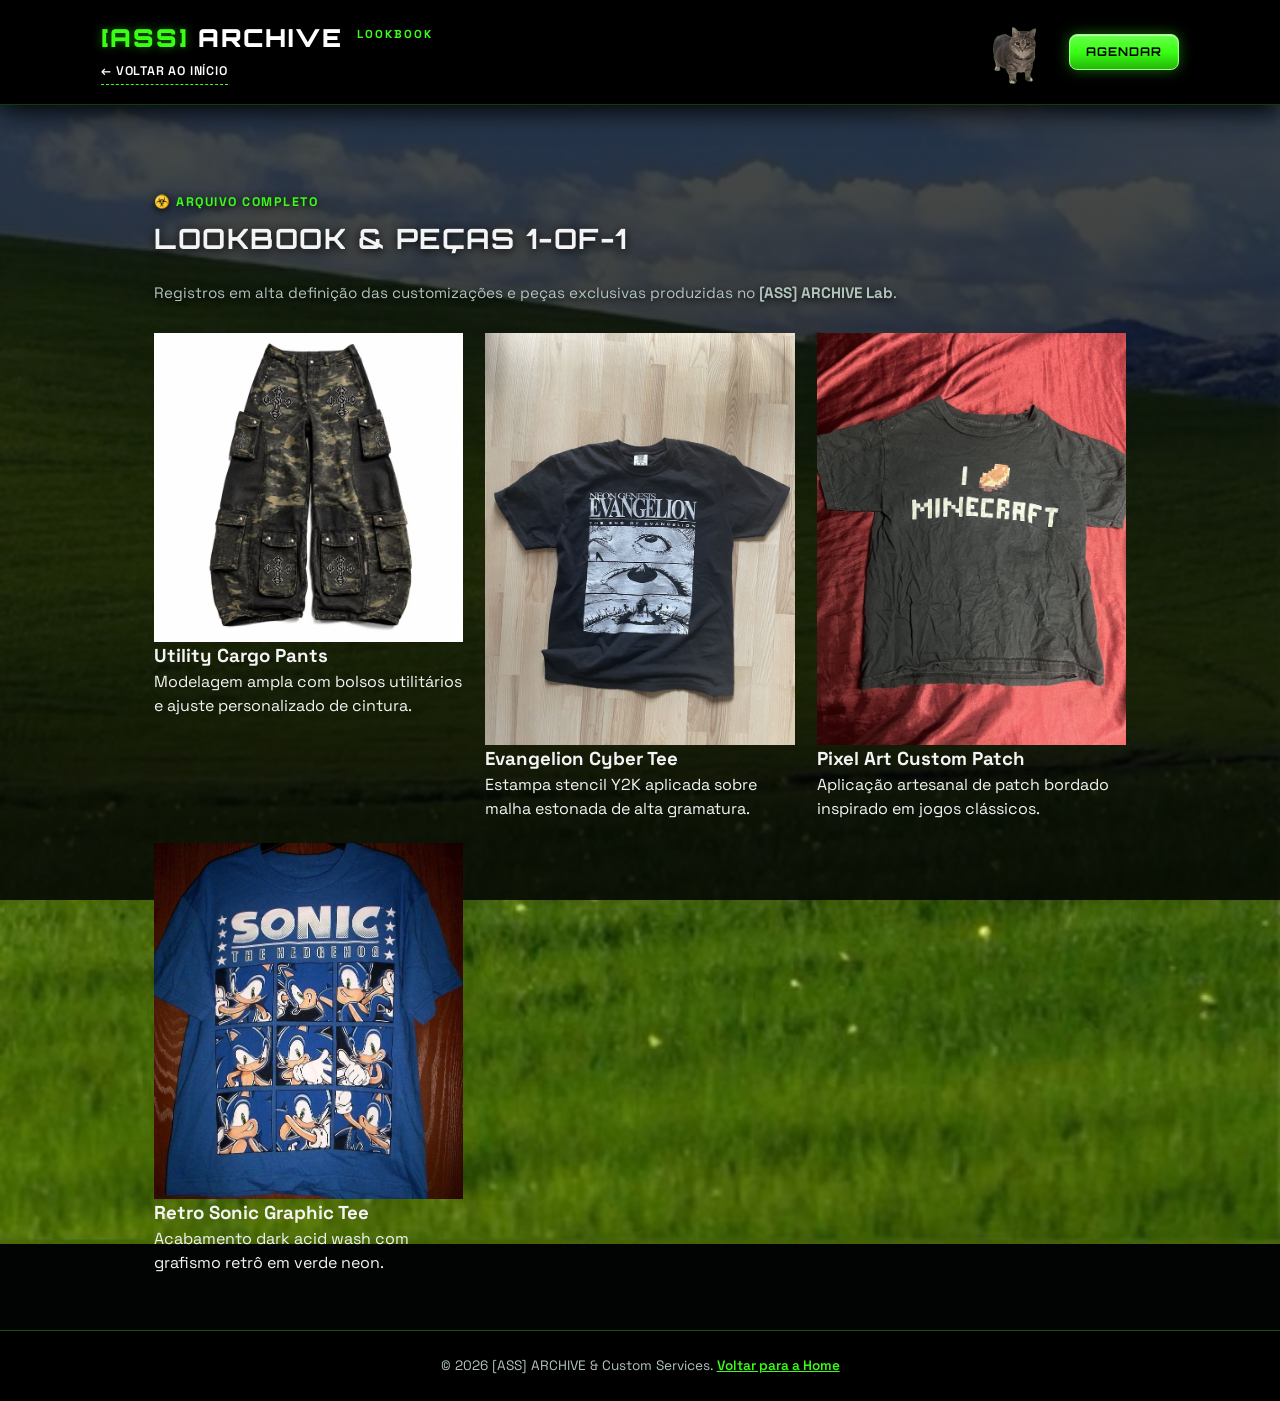
<file: lookbook.html>
<!DOCTYPE html>
<html lang="pt-br">
<head>
    <meta charset="UTF-8">
    <meta name="viewport" content="width=device-width, initial-scale=1.0">
    <title>Lookbook Archive | [ASS] ARCHIVE</title>
    <link rel="icon" href="https://w7.pngwing.com/pngs/47/268/png-transparent-t-shirt-epic-face-pic-face-smiley-emoticon-thumbnail.png" type="image/png">
    <link rel="stylesheet" href="https://fonts.googleapis.com/css2?family=Orbitron:wght@700;900&family=Space+Grotesk:wght@400;600;700&display=swap">
    <link rel="stylesheet" href="style.css">
</head>
<body>

    <!-- CABEÇALHO HORIZONTAL LIMPO (MESMO PADRÃO DO INDEX) -->
    <header class="header-archive">
        <div class="header-archive-container" style="align-items: center;">
            <div class="header-archive-left">
                <a href="index.html" class="archive-brand">
                    <span>[ASS]</span> ARCHIVE <sup class="archive-sup">LOOKBOOK</sup>
                </a>

                <nav aria-label="Menu Lookbook">
                    <ul class="archive-nav-list">
                        <li><a href="index.html" class="active">← Voltar ao Início</a></li>
                    </ul>
                </nav>
            </div>

            <!-- LADO DIREITO: GATO GIRANDO + BOTÃO AGENDAR -->
            <div class="header-archive-right">
                <div class="aero-cat-corner">
                    <img src="ass/gato-girando.gif" alt="OIIA Spinning Cat">
                </div>
                <a href="index.html#contato" class="btn-aero btn-sm">Agendar</a>
            </div>
        </div>
    </header>
    <main class="main-subpage">
        <section>
            <span class="tag">☣️ ARQUIVO COMPLETO</span>
            <h2>Lookbook &amp; Peças 1-of-1</h2>
            <p class="subpage-desc">
                Registros em alta definição das customizações e peças exclusivas produzidas no <strong>[ASS] ARCHIVE Lab</strong>.
            </p>

            <div class="grid">
                <article class="card">
                    <div class="product-img-box"><img src="ass/cargo.jpg" alt="Utility Cargo Pants"></div>
                    <h3>Utility Cargo Pants</h3>
                    <p>Modelagem ampla com bolsos utilitários e ajuste personalizado de cintura.</p>
                </article>
                <article class="card">
                    <div class="product-img-box"><img src="ass/eva.jpg" alt="Evangelion Cyber Tee"></div>
                    <h3>Evangelion Cyber Tee</h3>
                    <p>Estampa stencil Y2K aplicada sobre malha estonada de alta gramatura.</p>
                </article>
                <article class="card">
                    <div class="product-img-box"><img src="ass/mine.jpg" alt="Pixel Art Custom Patch"></div>
                    <h3>Pixel Art Custom Patch</h3>
                    <p>Aplicação artesanal de patch bordado inspirado em jogos clássicos.</p>
                </article>
                <article class="card">
                    <div class="product-img-box"><img src="ass/sonic.jpg" alt="Retro Sonic Graphic Tee"></div>
                    <h3>Retro Sonic Graphic Tee</h3>
                    <p>Acabamento dark acid wash com grafismo retrô em verde neon.</p>
                </article>
            </div>
        </section>
    </main>

    <footer class="footer">
        <p>&copy; 2026 [ASS] ARCHIVE &amp; Custom Services. <a href="index.html" class="link-externo">Voltar para a Home</a></p>
    </footer>

</body>
</html>
</file>
<file: style.css>
/* ========================================================
   VARIÁVEIS, RESET UNIVERSAL E ROLAGEM SUAVE
   ======================================================== */
:root {
    --bg: #020403;
    --card: rgba(3, 8, 6, 0.92);
    --accent: #39FF14;
    --aero-cyan: #00E5FF;
    --accent-hover: #2ecf0f;
    --text: #F4F4F5;
    --muted: #b0c4bc;
    --border: rgba(57, 255, 20, 0.35); 
    --border-strong: #39FF14;
    --font-head: 'Orbitron', sans-serif;
    --font-body: 'Space Grotesk', sans-serif;
}

* {
    margin: 0;
    padding: 0;
    box-sizing: border-box;
    font-family: var(--font-body);
}

html {
    scroll-behavior: smooth;
    scroll-padding-top: 145px;
}

body { 
    background-color: var(--bg);
    background-image: 
        linear-gradient(180deg, rgba(2, 6, 5, 0.70) 0%, rgba(2, 4, 3, 0.86) 100%),
        url('ass/fundo-aero.jpg');
    background-size: cover;
    background-position: center 75%;
    background-repeat: no-repeat;
    background-attachment: fixed;
    color: var(--text); 
    line-height: 1.5; 
    overflow-x: hidden; 
    width: 100%;
}

a { color: inherit; text-decoration: none; }
img { width: 100%; display: block; }

/* ========================================================
   HEADER ÚNICO ESTILO NAMED COLLECTIVE (DESKTOP & MOBILE)
   ======================================================== */
.header-archive {
    position: fixed;
    top: 0;
    left: 0;
    width: 100%;
    background: #000000;
    border-bottom: 1px solid rgba(57, 255, 20, 0.25);
    box-shadow: 0 6px 24px rgba(0, 0, 0, 0.95);
    z-index: 9000;
}

.header-archive-container {
    max-width: 1180px;
    margin: 0 auto;
    padding: 16px 4%;
    display: flex;
    align-items: flex-end;
    justify-content: space-between;
    gap: 20px;
}

.header-archive-left {
    text-align: left;
    flex: 1;
    min-width: 0;
}

.archive-brand {
    display: inline-block;
    font-family: var(--font-head);
    font-size: 1.55rem;
    font-weight: 900;
    letter-spacing: 2px;
    color: #ffffff;
    margin-bottom: 6px;
}

.archive-brand span {
    color: var(--accent);
    font-family: var(--font-head);
    text-shadow: 0 0 10px rgba(57, 255, 20, 0.45);
}

.archive-sup {
    font-size: 0.72rem;
    color: var(--accent);
    margin-left: 4px;
    vertical-align: super;
}

.archive-tagline {
    font-size: 0.82rem;
    color: #d4dcd8;
    letter-spacing: 0.6px;
    text-transform: uppercase;
    margin-bottom: 14px;
}

.archive-nav-list {
    list-style: none;
    display: flex;
    flex-wrap: wrap;
    gap: 20px;
    align-items: center;
}

.archive-nav-list li {
    position: relative;
}

.archive-nav-list > li > a {
    display: block;
    font-size: 0.78rem;
    font-weight: 600;
    color: #b8c2be;
    text-transform: uppercase;
    letter-spacing: 0.8px;
    padding-bottom: 3px;
    border-bottom: 1px dashed transparent;
    transition: color 0.25s ease, border-color 0.25s ease;
}

.archive-nav-list > li > a:hover,
.archive-nav-list > li > a:focus,
.archive-nav-list > li > a.active {
    color: #ffffff;
    border-bottom: 1px dashed var(--accent);
    outline: none;
}

.submenu {
    list-style: none;
    position: absolute;
    top: 100%;
    left: 0;
    min-width: 210px;
    background: #000000;
    border: 1px solid var(--border-strong);
    border-radius: 10px;
    padding: 8px 0;
    margin-top: 6px;
    box-shadow: 0 10px 25px rgba(0, 0, 0, 0.95), 0 0 14px rgba(57, 255, 20, 0.25);
    opacity: 0;
    visibility: hidden;
    transform: translateY(8px);
    transition: all 0.25s ease;
    z-index: 9500;
}

.has-submenu:hover .submenu,
.has-submenu:focus-within .submenu {
    opacity: 1;
    visibility: visible;
    transform: translateY(0);
}

.submenu li a {
    display: block;
    padding: 9px 16px;
    font-size: 0.78rem;
    font-weight: 600;
    text-transform: uppercase;
    color: #ffffff;
    transition: background 0.2s ease, color 0.2s ease;
}

.submenu li a:hover,
.submenu li a:focus {
    background: rgba(57, 255, 20, 0.14);
    color: var(--accent);
}

.header-archive-right {
    display: flex;
    align-items: center;
    gap: 18px;
    flex-shrink: 0;
}

.aero-cat-corner {
    width: 72px;
    pointer-events: none;
    background: transparent;
}

.aero-cat-corner img {
    width: 100%;
    height: auto;
    object-fit: contain;
    mix-blend-mode: lighten;
}

.main-with-archive-header,
.main-subpage {
    padding-top: 138px;
}

.subpage-desc {
    color: var(--muted);
    font-size: 0.95rem;
    margin-bottom: 28px;
    text-shadow: 0 2px 6px rgba(0, 0, 0, 0.9);
}

/* ========================================================
   BOTÕES GLOSSY DARK AERO (:hover, :focus, :active)
   ======================================================== */
.btn-aero,
.btn {
    background: linear-gradient(180deg, #6aff4d 0%, var(--accent) 50%, #24b809 100%);
    color: #000000;
    font-family: var(--font-head);
    font-weight: 700;
    font-size: 0.8rem;
    padding: 10px 20px;
    border-radius: 8px;
    border: 1px solid #9dff88;
    box-shadow: 0 0 14px rgba(57, 255, 20, 0.4), inset 0 1px 1px rgba(255, 255, 255, 0.65);
    text-transform: uppercase;
    letter-spacing: 1px;
    cursor: pointer;
    transition: all 0.25s ease;
    display: inline-block;
    text-align: center;
}

.btn-aero:hover,
.btn:hover,
.btn-aero:focus,
.btn:focus {
    transform: translateY(-2px);
    box-shadow: 0 0 22px rgba(57, 255, 20, 0.7), inset 0 1px 2px rgba(255, 255, 255, 0.85);
    outline: none;
}

.btn-aero:active,
.btn:active,
.btn-aero-glass:active,
.btn-cookies:active {
    transform: scale(0.96);
}

.btn-aero-glass {
    background: linear-gradient(180deg, rgba(255, 255, 255, 0.14) 0%, rgba(0, 229, 255, 0.08) 50%, rgba(0, 0, 0, 0.85) 100%);
    color: #ffffff;
    font-family: var(--font-head);
    font-weight: 700;
    font-size: 0.8rem;
    padding: 10px 20px;
    border-radius: 8px;
    border: 1px solid rgba(0, 229, 255, 0.5);
    box-shadow: inset 0 1px 0 rgba(255, 255, 255, 0.35), 0 4px 12px rgba(0, 0, 0, 0.65);
    text-transform: uppercase;
    letter-spacing: 1px;
    transition: all 0.25s ease;
    display: inline-block;
}

.btn-aero-glass:hover,
.btn-aero-glass:focus {
    border-color: var(--accent);
    color: var(--accent);
    box-shadow: 0 0 16px rgba(0, 229, 255, 0.35), inset 0 1px 0 rgba(255, 255, 255, 0.5);
    transform: translateY(-2px);
}

.btn-sm { padding: 8px 16px; font-size: 0.75rem; }

.tag {
    color: var(--accent);
    font-size: 0.78rem;
    font-weight: 700;
    text-transform: uppercase;
    display: block;
    margin-bottom: 6px;
    letter-spacing: 1.5px;
    text-shadow: 0 2px 8px rgba(0, 0, 0, 0.95);
}

section { padding: 55px 5%; max-width: 1100px; margin: 0 auto; }
h2 {
    font-family: var(--font-head);
    font-size: 1.75rem;
    font-weight: 700;
    text-transform: uppercase;
    letter-spacing: 1.5px;
    margin-bottom: 22px;
    text-shadow: 0 2px 10px rgba(0, 0, 0, 0.95);
}

/* ========================================================
   SEÇÃO SOBRE, LISTAS E VÍDEO (RESPONSIVO)
   ======================================================== */
#sobre {
    display: grid;
    grid-template-columns: repeat(auto-fit, minmax(min(100%, 290px), 1fr));
    gap: 30px;
    align-items: start;
    background: var(--card);
    backdrop-filter: blur(14px);
    -webkit-backdrop-filter: blur(14px);
    border: 1px solid var(--border);
    box-shadow: 0 12px 32px rgba(0, 0, 0, 0.85), inset 0 1px 0 rgba(255, 255, 255, 0.10);
    border-radius: 16px;
    margin-top: 25px;
}

#sobre p { color: var(--muted); margin-bottom: 14px; }

.subtitulo-lista {
    font-family: var(--font-head);
    font-size: 0.95rem;
    color: var(--accent);
    margin: 16px 0 8px 0;
}

.lista-ordenada {
    padding-left: 20px;
    color: var(--text);
    font-size: 0.9rem;
    margin-bottom: 16px;
}

.lista-ordenada li { margin-bottom: 6px; }

.lista-definicao {
    background: rgba(0, 0, 0, 0.82);
    border: 1px solid var(--border);
    border-radius: 10px;
    padding: 14px;
    margin-bottom: 18px;
}

.lista-definicao dt {
    font-weight: 700;
    color: var(--accent);
    font-size: 0.88rem;
}

.lista-definicao dd {
    color: var(--muted);
    font-size: 0.85rem;
    margin-bottom: 10px;
}

.lista-definicao dd:last-child { margin-bottom: 0; }

.sobre-direita {
    display: flex;
    flex-direction: column;
    gap: 20px;
}

.sobre-box {
    background: linear-gradient(180deg, rgba(57, 255, 20, 0.12) 0%, rgba(0, 0, 0, 0.92) 100%);
    padding: 25px;
    border: 1px solid var(--border-strong);
    border-radius: 12px;
    text-align: center;
    box-shadow: 0 0 16px rgba(57, 255, 20, 0.2), inset 0 1px 0 rgba(255, 255, 255, 0.15);
}

.sobre-box h3 { font-family: var(--font-head); font-size: 2.2rem; color: var(--accent); }

.video-lab-box {
    background: rgba(0, 0, 0, 0.88);
    border: 1px solid var(--border);
    border-radius: 12px;
    padding: 14px;
}

.video-lab-box h4 {
    font-family: var(--font-head);
    font-size: 0.85rem;
    color: var(--accent);
    margin-bottom: 10px;
    text-transform: uppercase;
}

.video-lab-box video {
    width: 100%;
    border-radius: 8px;
    border: 1px solid rgba(255, 255, 255, 0.15);
    display: block;
}

/* ========================================================
   CATÁLOGO DE PRODUTOS — FLIP CARD 3D (DESKTOP & MOBILE)
   ======================================================== */
.grid {
    display: grid;
    grid-template-columns: repeat(auto-fit, minmax(min(100%, 235px), 1fr));
    gap: 22px;
}

.card-container {
    height: 390px;
    perspective: 1000px;
    outline: none;
    touch-action: manipulation;
}

.card-inner {
    position: relative;
    width: 100%;
    height: 100%;
    text-align: center;
    transition: transform 0.8s cubic-bezier(0.175, 0.885, 0.32, 1.275);
    transform-style: preserve-3d;
    border-radius: 16px;
    box-shadow: 0 10px 28px rgba(0, 0, 0, 0.85);
    cursor: pointer;
}

.card-container:hover .card-inner,
.card-container:focus .card-inner,
.card-container:focus-within .card-inner {
    transform: rotateY(180deg);
}

.card-front,
.card-back {
    position: absolute;
    width: 100%;
    height: 100%;
    border-radius: 16px;
    overflow: hidden;
    -webkit-backface-visibility: hidden;
    backface-visibility: hidden;
    border: 1px solid var(--border);
}

.card-front {
    background: #000000;
}

.card-front img {
    width: 100%;
    height: 100%;
    object-fit: cover;
    transition: transform 0.5s ease;
}

.card-front-title {
    position: absolute;
    bottom: 0;
    left: 0;
    right: 0;
    padding: 36px 16px 16px 16px;
    background: linear-gradient(transparent, rgba(0, 0, 0, 0.94) 65%);
    text-align: left;
}

.card-front-title span {
    display: block;
    font-size: 0.7rem;
    font-weight: 700;
    color: var(--accent);
    letter-spacing: 1px;
    margin-bottom: 3px;
}

.card-front-title h3 {
    font-family: var(--font-head);
    font-size: 0.98rem;
    color: #ffffff;
    letter-spacing: 0.5px;
    margin: 0;
}

.card-back {
    background: linear-gradient(160deg, rgba(6, 16, 12, 0.97) 0%, rgba(0, 0, 0, 0.98) 100%);
    border: 1px solid var(--border-strong);
    box-shadow: inset 0 0 24px rgba(57, 255, 20, 0.14);
    display: flex;
    flex-direction: column;
    justify-content: center;
    align-items: center;
    padding: 22px;
    transform: rotateY(180deg);
}

.card-back h3 {
    font-family: var(--font-head);
    font-size: 1.05rem;
    color: #ffffff;
    margin-bottom: 12px;
    letter-spacing: 0.5px;
}

.card-back p {
    font-size: 0.86rem;
    line-height: 1.55;
    color: var(--muted);
    margin-bottom: 20px;
}

/* ========================================================
   TABELA ESTRUTURADA
   ======================================================== */
.table-responsive {
    width: 100%;
    overflow-x: auto;
    border-radius: 14px;
    border: 1px solid var(--border);
    backdrop-filter: blur(12px);
    -webkit-backdrop-filter: blur(12px);
    box-shadow: 0 8px 24px rgba(0, 0, 0, 0.8);
}

.aero-table {
    width: 100%;
    border-collapse: collapse;
    background: var(--card);
    text-align: left;
    font-size: 0.9rem;
}

.aero-table thead {
    background: linear-gradient(180deg, rgba(57, 255, 20, 0.22) 0%, rgba(0, 229, 255, 0.10) 100%);
    color: var(--accent);
    font-family: var(--font-head);
    text-transform: uppercase;
    font-size: 0.8rem;
}

.aero-table th,
.aero-table td {
    padding: 14px 18px;
    border-bottom: 1px solid var(--border);
}

.aero-table tbody tr:hover {
    background: rgba(57, 255, 20, 0.06);
}

.table-highlight {
    color: var(--accent);
    font-weight: 700;
    background: rgba(57, 255, 20, 0.08);
}

/* ========================================================
   GALERIA DO LAB: SLIDER BANNER PAISAGEM + LIGHTBOX CSS
   ======================================================== */
.slider-wrapper {
    position: relative;
    width: 100%;
    max-width: 850px;
    height: 450px;
    margin: 0 auto;
    overflow: hidden;
    border-radius: 16px;
    border: 1px solid var(--border-strong);
    box-shadow: 0 10px 30px rgba(0, 0, 0, 0.85), 0 0 18px rgba(57, 255, 20, 0.2);
    background: #000;
}

.slider-track {
    display: flex;
    width: 400%;
    height: 100%;
    animation: autoSlide 12s cubic-bezier(0.77, 0, 0.175, 1) infinite;
}

.slider-wrapper:hover .slider-track {
    animation-play-state: paused;
}

.slide-item {
    position: relative;
    width: 25%;
    height: 100%;
    display: block;
}

.slide-img {
    width: 100%;
    height: 100%;
    object-fit: cover;
    object-position: center;
    display: block;
}

.slide-caption {
    position: absolute;
    bottom: 18px;
    left: 18px;
    background: rgba(2, 6, 5, 0.92);
    backdrop-filter: blur(8px);
    -webkit-backdrop-filter: blur(8px);
    color: var(--accent);
    padding: 8px 16px;
    font-family: var(--font-head);
    font-size: 0.82rem;
    letter-spacing: 1px;
    text-transform: uppercase;
    border-radius: 8px;
    border: 1px solid var(--border-strong);
}

@keyframes autoSlide {
    0%, 20% { transform: translateX(0%); }
    25%, 45% { transform: translateX(-25%); }
    50%, 70% { transform: translateX(-50%); }
    75%, 95% { transform: translateX(-75%); }
    100% { transform: translateX(0%); }
}

.gallery {
    display: grid;
    grid-template-columns: repeat(auto-fit, minmax(min(100%, 190px), 1fr));
    gap: 16px;
    max-width: 850px;
    margin: 22px auto 0 auto;
}

.gallery-item {
    position: relative;
    border-radius: 12px;
    overflow: hidden;
    cursor: pointer;
    border: 1px solid var(--border);
    background: #000;
    transition: transform 0.3s ease, border-color 0.3s ease, box-shadow 0.3s ease;
}

.gallery-item:hover {
    transform: translateY(-4px);
    border-color: var(--border-strong);
    box-shadow: 0 0 18px rgba(57, 255, 20, 0.35);
}

.gallery-item img {
    width: 100%;
    height: 160px;
    object-fit: cover;
    transition: transform 0.35s ease;
}

.gallery-item:hover img {
    transform: scale(1.06);
}

.lightbox {
    position: fixed;
    top: 0;
    left: 0;
    width: 100vw;
    height: 100vh;
    background-color: rgba(0, 0, 0, 0.88);
    backdrop-filter: blur(12px);
    -webkit-backdrop-filter: blur(12px);
    display: flex;
    justify-content: center;
    align-items: center;
    opacity: 0;
    pointer-events: none;
    transition: opacity 0.35s ease;
    z-index: 10000;
}

.lightbox:target {
    opacity: 1;
    pointer-events: auto;
}

.lightbox-content {
    position: relative;
    max-width: 90%;
    max-height: 85vh;
    display: flex;
    flex-direction: column;
    align-items: center;
    transform: scale(0.85);
    transition: transform 0.35s ease;
}

.lightbox:target .lightbox-content {
    transform: scale(1);
}

.lightbox-content img {
    max-width: 100%;
    max-height: 75vh;
    width: auto;
    border-radius: 14px;
    border: 1px solid var(--border-strong);
    box-shadow: 0 20px 50px rgba(0, 0, 0, 0.9), 0 0 25px rgba(57, 255, 20, 0.25);
    object-fit: contain;
    background: #000;
}

.lightbox-caption {
    margin-top: 12px;
    background: rgba(3, 8, 6, 0.95);
    color: var(--text);
    border: 1px solid var(--border);
    padding: 8px 18px;
    border-radius: 8px;
    font-size: 0.9rem;
    text-align: center;
}

.close-btn {
    position: absolute;
    top: -42px;
    right: 0;
    color: #ffffff;
    font-family: var(--font-head);
    font-size: 2rem;
    font-weight: bold;
    line-height: 1;
    transition: color 0.2s ease, transform 0.2s ease;
}

.close-btn:hover {
    color: var(--accent);
    transform: scale(1.15);
}

.lightbox-overlay {
    position: absolute;
    width: 100%;
    height: 100%;
    top: 0;
    left: 0;
    z-index: -1;
}

/* ========================================================
   CONTATO & FORMULÁRIO COMPLETO
   ======================================================== */
.contato { display: grid; grid-template-columns: repeat(auto-fit, minmax(min(100%, 290px), 1fr)); gap: 40px; }
.contato p {
    color: #e6f2ed;
    margin-bottom: 10px;
    text-shadow: 0 2px 6px rgba(0, 0, 0, 0.95);
}

.link-externo {
    color: var(--accent);
    font-weight: 600;
    text-decoration: underline;
}

.form {
    display: flex;
    flex-direction: column;
    gap: 10px;
    background: var(--card);
    backdrop-filter: blur(14px);
    -webkit-backdrop-filter: blur(14px);
    padding: 25px;
    border-radius: 16px;
    border: 1px solid var(--border);
    box-shadow: 0 12px 32px rgba(0, 0, 0, 0.85), inset 0 1px 0 rgba(255, 255, 255, 0.10);
}

.form label {
    font-size: 0.85rem;
    font-weight: 600;
    color: var(--text);
}

.form input[type="text"],
.form input[type="email"],
.form input[type="tel"],
.form input[type="file"],
.form select,
.form textarea {
    width: 100%;
    background: rgba(0, 0, 0, 0.85);
    border: 1px solid var(--border);
    padding: 11px 12px;
    color: var(--text);
    border-radius: 8px;
    font-size: 0.9rem;
    transition: border-color 0.3s ease, box-shadow 0.3s ease;
}

.form input:focus,
.form select:focus,
.form textarea:focus {
    outline: none;
    border-color: var(--border-strong);
    box-shadow: 0 0 10px rgba(57, 255, 20, 0.35);
}

.form-group-box {
    border: 1px solid var(--border);
    border-radius: 8px;
    padding: 10px 14px;
    display: flex;
    flex-direction: column;
    gap: 6px;
}

.form-group-box legend {
    padding: 0 6px;
    font-size: 0.82rem;
    color: var(--accent);
    font-weight: 700;
}

.inline-control {
    display: flex;
    align-items: center;
    gap: 8px;
    font-weight: 400;
    cursor: pointer;
}

.inline-control input[type="radio"],
.inline-control input[type="checkbox"] {
    accent-color: var(--accent);
    width: 16px;
    height: 16px;
}

/* ========================================================
   RODAPÉ & BANNER DE COOKIES
   ======================================================== */
.footer {
    text-align: center;
    padding: 25px;
    border-top: 1px solid var(--border);
    color: var(--muted);
    font-size: 0.85rem;
    background: #000000;
}

#banner-cookies {
    position: fixed;
    bottom: 0;
    left: 0;
    width: 100%;
    background-color: #000000;
    color: var(--text);
    padding: 15px 25px;
    display: flex;
    justify-content: space-between;
    align-items: center;
    gap: 20px;
    box-shadow: 0 -4px 15px rgba(0, 0, 0, 0.85);
    border-top: 1px solid var(--border-strong);
    z-index: 9999;
    font-size: 14px;
}

.btn-cookies {
    background: linear-gradient(180deg, #6aff4d 0%, var(--accent) 50%, #24b809 100%);
    color: #000;
    border: 1px solid #9dff88;
    padding: 10px 20px;
    border-radius: 6px;
    font-family: var(--font-head);
    font-size: 0.8rem;
    font-weight: bold;
    text-transform: uppercase;
    letter-spacing: 1px;
    cursor: pointer;
    white-space: nowrap;
    transition: all 0.3s ease;
}

.btn-cookies:hover {
    box-shadow: 0 0 15px rgba(57, 255, 20, 0.5);
}

.oculto { display: none !important; }

/* ========================================================
   RESPONSIVIDADE (TABLET & CELULAR)
   ======================================================== */
@media (max-width: 900px) {
    .aero-cat-corner {
        width: 56px;
    }
    .slider-wrapper {
        height: 340px;
    }
}

@media (max-width: 650px) {
    body {
        background-attachment: scroll;
    }

    html {
        scroll-padding-top: 195px;
    }

    .header-archive-container {
        flex-direction: column;
        align-items: flex-start;
        padding: 12px 4%;
        gap: 10px;
    }

    .archive-brand {
        font-size: 1.25rem;
        margin-bottom: 2px;
    }

    .archive-tagline {
        font-size: 0.72rem;
        margin-bottom: 8px;
        line-height: 1.3;
    }

    .archive-nav-list {
        gap: 8px 14px;
    }

    .archive-nav-list > li > a {
        font-size: 0.72rem;
    }

    .header-archive-right {
        width: 100%;
        justify-content: space-between;
    }

    .aero-cat-corner {
        width: 44px;
    }

    .main-with-archive-header,
    .main-subpage {
        padding-top: 205px;
    }

    section {
        padding: 36px 4%;
    }

    h2 {
        font-size: 1.35rem;
    }

    #sobre,
    .contato,
    .grid {
        grid-template-columns: 1fr;
        gap: 18px;
    }

    .card-container {
        height: 360px;
    }

    .slider-wrapper {
        height: 230px;
    }

    .slide-caption {
        font-size: 0.7rem;
        padding: 6px 10px;
        bottom: 10px;
        left: 10px;
        right: 10px;
    }

    .gallery {
        grid-template-columns: repeat(2, 1fr);
        gap: 10px;
    }

    .gallery-item img {
        height: 120px;
    }

    .form {
        padding: 18px;
    }

    #banner-cookies {
        flex-direction: column;
        text-align: center;
        padding: 12px 16px;
        gap: 10px;
        font-size: 12px;
    }
}
</file>
